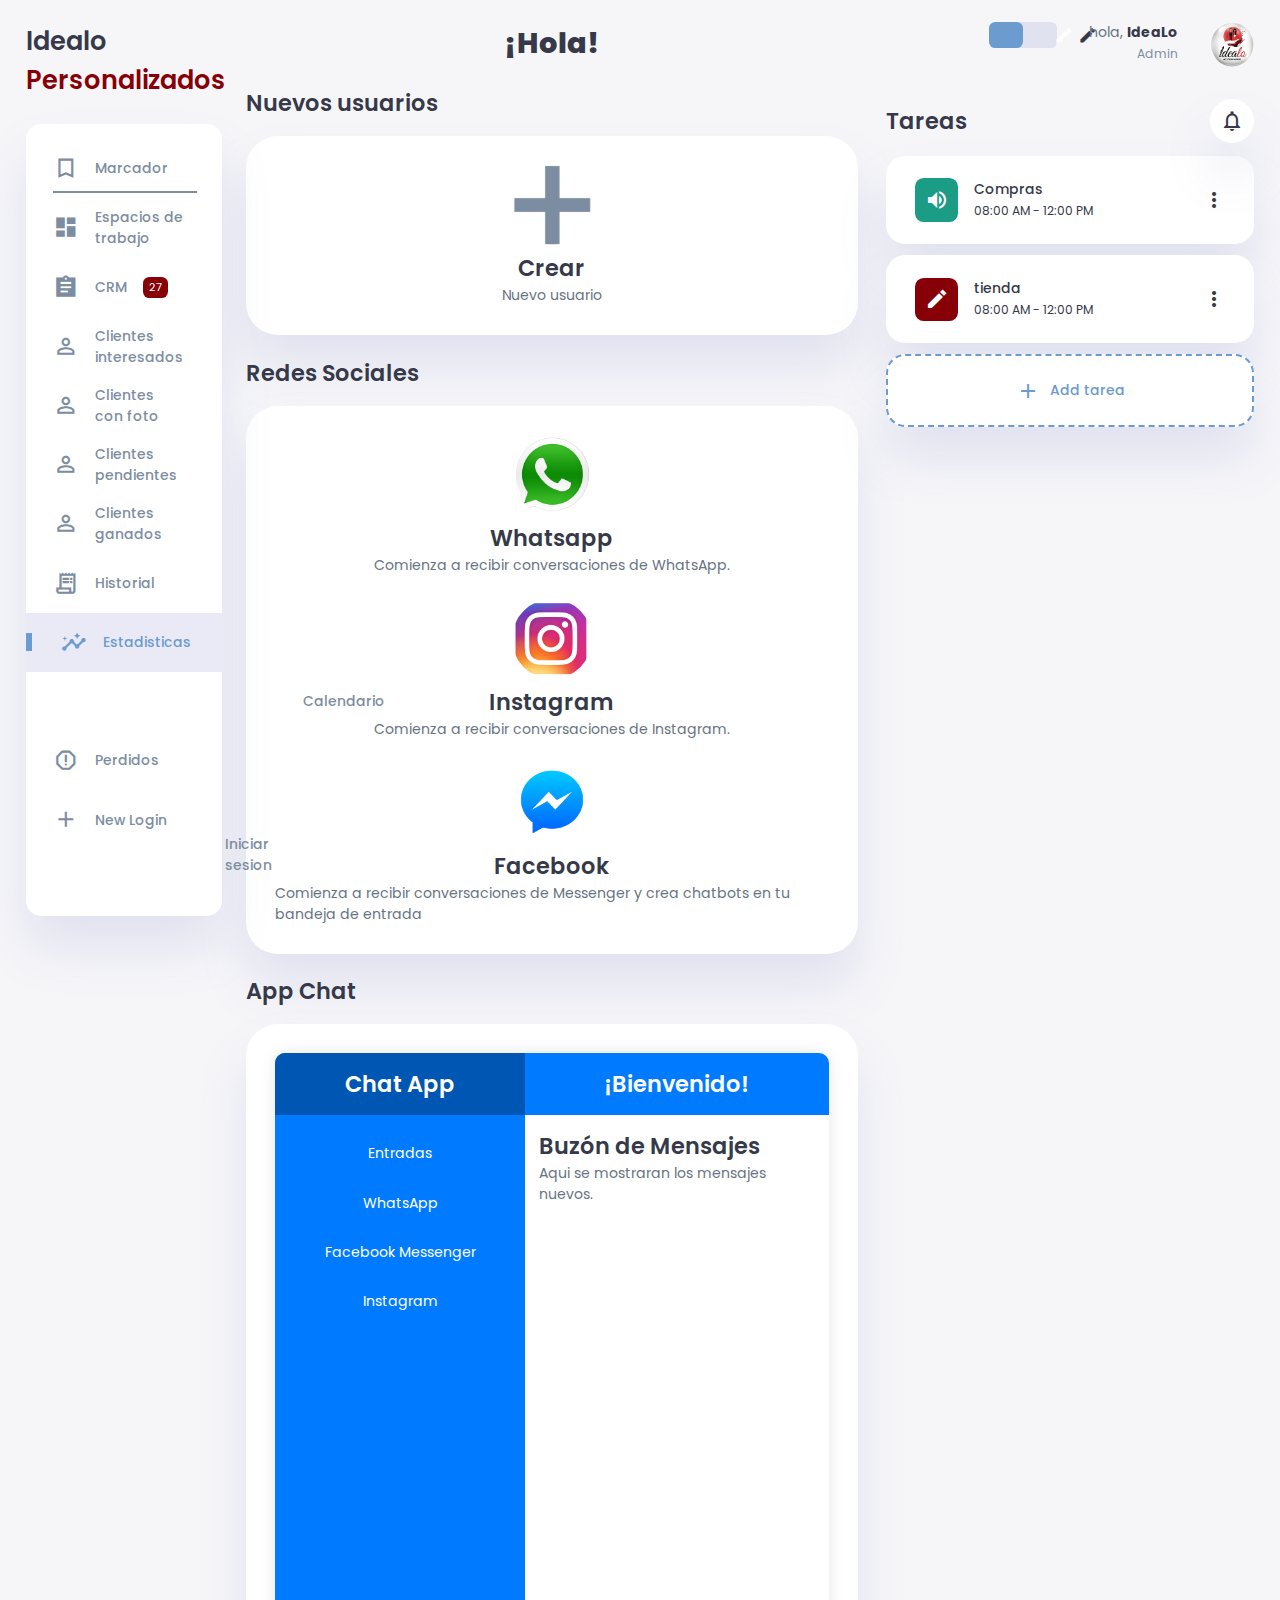
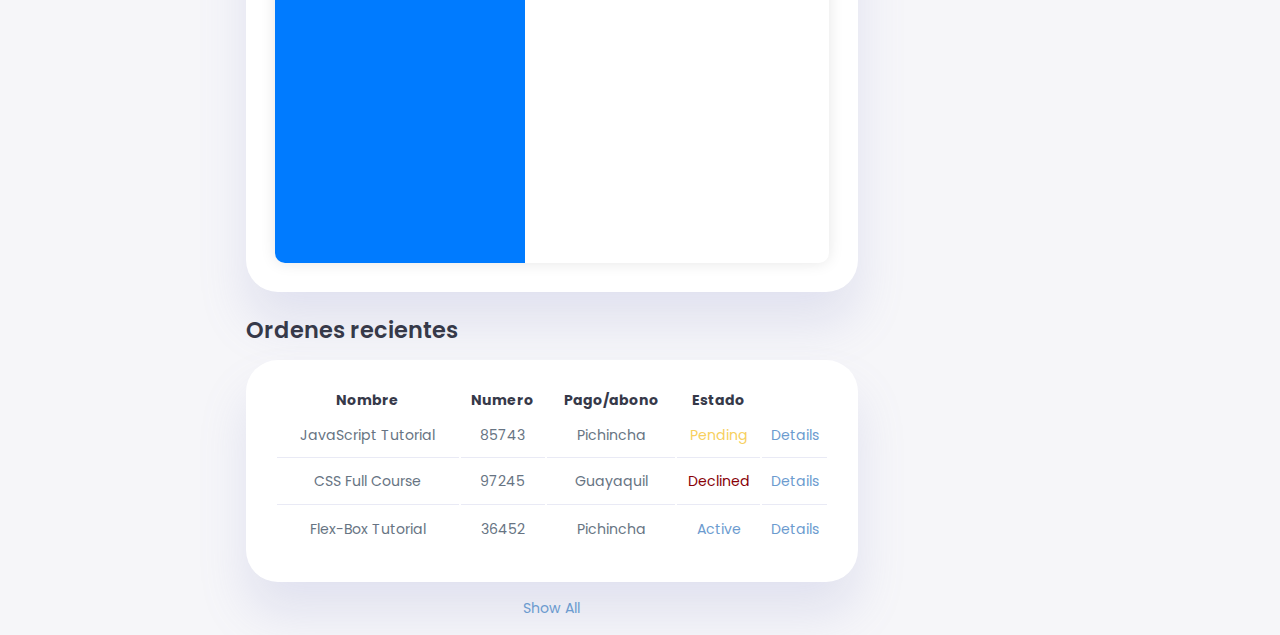
<file: bandeja_de_entrada.html>
<!DOCTYPE html>
<html lang="en">
<head>
    <meta charset="UTF-8">
    <meta name="viewport" content="width=device-width, initial-scale=1.0">
    <link href="https://fonts.googleapis.com/icon?family=Material+Icons+Sharp" rel="stylesheet">
    <link rel="stylesheet" href="assets/css/style.css">
    <link rel="stylesheet" href="assets/css/styles.css">
    <title>Redes Sociales</title>
</head>
<body>
    <div id="fb-root"></div>
    <script async defer crossorigin="anonymous" src="https://connect.facebook.net/en_US/sdk.js#xfbml=1&version=v12.0" nonce="X39XEJHx"></script>
    <div class="container">
                <!-- Sidebar Section -->
                <aside>
                    <div class="toggle">
                        <div class="logo">
        <!--                     <img src="images/logo.png"> -->
                            <h2 style="font-size: 1.6rem;">Idealo<span class="danger"> <br>Personalizados</span></h2>
                        </div>
                        <div class="close" id="close-btn">
                            <span class="material-icons-sharp">
                                close
                            </span>
                        </div>
                    </div>
        
                    <div class="sidebar">
                        <a href="#" class="underline-link">
                            <span class="material-icons-sharp">bookmark_outline</span>
                            <h3>Marcador</h3>
                            <span class="line"></span>
                        </a>
                        
                        <a href="#">
                            <span class="material-icons-sharp">
                                dashboard
                            </span>
                            <h3>Espacios de trabajo</h3>
                        </a>
                        <a href="#" id="gmail-link">
                            <span class="material-icons-sharp">assignment</span>
                            <h3 class="openn">CRM</h3>
                            <span class="message-count">27</span>
                        </a>
                        <a href="#">
                            <span class="material-icons-sharp">
                                person_outline
                            </span>
                            <h3>Clientes interesados</h3>
                        </a>
                        <a href="#">
                            <span class="material-icons-sharp">
                                person_outline
                            </span>
                            <h3>Clientes <br> con foto</h3>
                        </a>
                        <a href="#">
                            <span class="material-icons-sharp">
                                person_outline
                            </span>
                            <h3>Clientes <br> pendientes</h3>
                        </a>
                        <a href="#">
                            <span class="material-icons-sharp">
                                person_outline
                            </span>
                            <h3>Clientes <br> ganados</h3>
                        </a>
                        <a href="#">
                            <span class="material-icons-sharp">
                                receipt_long
                            </span>
                            <h3>Historial</h3>
                        </a>
                        <a href="#" class="active">
                            <span class="material-icons-sharp">
                                insights
                            </span>
                            <h3>Estadisticas</h3>
                        </a>
        
                        
                        <a href="#">
                            <span class="material-icons-sharp">
                                inventory
                            </span>
                            <h3>Calendario</h3>
                        </a>
                        <a href="#">
                            <span class="material-icons-sharp">
                                report_gmailerrorred
                            </span>
                            <h3>Perdidos</h3>
                        </a>
        <!--                 <a href="#">
                            <span class="material-icons-sharp">
                                settings
                            </span>
                            <h3>Configuracion</h3>
                        </a> -->
                        <a href="#">
                            <span class="material-icons-sharp">
                                add
                            </span>
                            <h3>New Login</h3>
                        </a>
                        <a href="#">
                            <span class="material-icons-sharp">
                                logout
                            </span>
                            <h3>Iniciar sesion</h3>
                        </a>
                    </div>
                    <div class="menu underline-link" id="gmail-menu">
                        <!-- Contenido del menú desplegable -->
                        <h2>Funciones rapidas</h2>
                        <a href="#">Contactos</a>
                        <a href="#">Empresas</a>
                        <a href="#">Negocios</a>
                        <a href="#">Tickets</a>
        <!--                 <span style="top: 16.7rem; background-color: black;" class="line"></span> -->
                        <a href="#">Listas</a>
                        <a href="#">Bandeja de entrada</a>
                        <a href="#">Llamadas</a>
                        <a href="#">tareas</a>
                        <!-- Añade más contenido según sea necesario -->
                    </div>
                    
                    <script>
                        // Función para abrir y cerrar el menú
                        function toggleMenu(event) {
                            event.preventDefault();
                            event.stopPropagation();
                            var menu = document.getElementById('gmail-menu');
                            menu.classList.toggle('open');
                        }
                
                        // Añadir evento de click al enlace de Gmail
                        var gmailLink = document.getElementById('gmail-link');
                        gmailLink.addEventListener('click', toggleMenu);
                
                        // Para cerrar el menú al hacer clic fuera de él
                        document.addEventListener('click', function(event) {
                            var menu = document.getElementById('gmail-menu');
                            var link = document.getElementById('gmail-link');
                            if (!menu.contains(event.target) && !link.contains(event.target)) {
                                menu.classList.remove('open');
                            }
                        });
                
                        // Evitar que el clic dentro del menú cierre el menú
                        document.getElementById('gmail-menu').addEventListener('click', function(event) {
                            event.stopPropagation();
                        });
                    </script>
                </aside>
                <!-- End of Sidebar Section -->






                 <!-- Main Content -->
        <main style="margin-top: 1.4rem;">
            <h1 style="display: flex; align-items: center; justify-content: center;">¡Hola!</h1>
            <!-- Analyses -->
            <!-- <div class="analyse">
                <div class="sales">
                    <div class="status">
                        <div class="info">
                            <h3>Total Sales</h3>
                            <h1>$65,024</h1>
                        </div>
                        <div class="progresss">
                            <svg>
                                <circle cx="38" cy="38" r="36"></circle>
                            </svg>
                            <div class="percentage">
                                <p>+81%</p>
                            </div>
                        </div>
                    </div>
                </div>
                <div class="visits">
                    <div class="status">
                        <div class="info">
                            <h3>Site Visit</h3>
                            <h1>24,981</h1>
                        </div>
                        <div class="progresss">
                            <svg>
                                <circle cx="38" cy="38" r="36"></circle>
                            </svg>
                            <div class="percentage">
                                <p>-48%</p>
                            </div>
                        </div>
                    </div>
                </div>
                <div class="searches">
                    <div class="status">
                        <div class="info">
                            <h3>Searches</h3>
                            <h1>14,147</h1>
                        </div>
                        <div class="progresss">
                            <svg>
                                <circle cx="38" cy="38" r="36"></circle>
                            </svg>
                            <div class="percentage">
                                <p>+21%</p>
                            </div>
                        </div>
                    </div>
                </div>
            </div> -->
            <!-- End of Analyses -->

            <!-- New Users Section -->
            <div class="new-users">
                <h2>Nuevos usuarios</h2>
                <div class="user-list">
                    <!-- <div class="user">
                        <img src="images/profile-2.jpg">
                        <h2>Jack</h2>
                        <p>54 Min Ago</p>
                    </div>
                    <div class="user">
                        <img src="images/profile-3.jpg">
                        <h2>Amir</h2>
                        <p>3 Hours Ago</p>
                    </div>
                    <div class="user">
                        <img src="images/profile-4.jpg">
                        <h2>Ember</h2>
                        <p>6 Hours Ago</p>
                    </div> -->
                    <div class="user">
                        <img src="images/plus.png">
                        <h2>Crear</h2>
                        <p>Nuevo usuario</p>
                    </div>
                </div>
            </div>
            <!-- End of New Users Section -->

            <div class="new-users">
                <h2>Redes Sociales</h2>
                <div class="user-list">
                    <div class="user">
                        <a href="#whatsapp"><img src="images/whatsapp.png">
                        <h2>Whatsapp</a></h2>
                        <p>Comienza a recibir conversaciones de WhatsApp.</p>
                    </div>
                    <div class="user">
                        <a href="#instagram"><img src="images/instagram.png">
                        <h2>Instagram</a></h2>
                        <p>Comienza a recibir conversaciones de Instagram.</p>
                    </div>
                    <div class="user">
                        <a href="#facebook"><img src="images/messenger.png">
                        <h2>Facebook</a></h2>
                        <p>Comienza a recibir conversaciones de Messenger y crea chatbots en tu bandeja de entrada</p>
                    </div>
                </div>
            </div>
             <!-- redes -->
             <div class="new-users">
                <h2>App Chat</h2>
                <div class="user-list">
                    <div class="user">
                        <div class="app-container">
                            <aside class="sidebar2">
                                <div class="sidebar-header">
                                    <h2>Chat App</h2>
                                </div>
                                <ul class="nav-menu">
                                    <li class="nav-item" onclick="showSection('home')">Entradas</li>
                                    <li class="nav-item" onclick="showSection('whatsapp')">WhatsApp</li>
                                    <li class="nav-item" onclick="showSection('facebook')">Facebook Messenger</li>
                                    <li class="nav-item" onclick="showSection('instagram')">Instagram</li>
                                </ul>
                            </aside>
                            <main class="main-content">
                                <header class="main-header">
                                    <h2 id="chat-title">¡Bienvenido!</h2>
                                </header>
                                <section id="home" class="chat-section active">
                                    <h2>Buzón de Mensajes</h2>
                                    <p>Aqui se mostraran los mensajes nuevos.</p>
                                </section>
                                <section id="whatsapp" class="chat-section">
                                    <iframe src="https://web.whatsapp.com/" class="chat-frame"></iframe>
                                </section>
                                <section id="facebook" class="chat-section">
                                    <iframe src="https://www.messenger.com/" class="chat-frame"></iframe>
                                </section>
                                <section id="instagram" class="chat-section">
                                    <iframe src="https://www.instagram.com/direct/inbox/" class="chat-frame"></iframe>
                                </section>
                            </main>
                        </div>
                    </div>
                </div>
            </div>
              <!-- end -->

            <!-- Recent Orders Table -->
            <div class="recent-orders">
                <h2>Ordenes recientes</h2>
                <table>
                    <thead>
                        <tr>
                            <th>Nombre</th>
                            <th>Numero</th>
                            <th>Pago/abono</th>
                            <th>Estado</th>
                            <th></th>
                        </tr>
                    </thead>
                    <tbody></tbody>
                </table>
                <a href="#">Show All</a>
            </div>
            <!-- End of Recent Orders -->

        </main>
        <!-- End of Main Content -->

        <!-- Right Section -->
        <div class="right-section">
            <div class="nav">
                <button id="menu-btn">
                    <span class="material-icons-sharp">
                        menu
                    </span>
                </button>
                <div class="dark-mode">
                    <span class="material-icons-sharp active">
                        light_mode
                    </span>
                    <span class="material-icons-sharp">
                        dark_mode
                    </span>
                </div>

                <div class="profile">
                    <div class="info">
                        <p>hola, <b>IdeaLo</b></p>
                        <small class="text-muted">Admin</small>
                    </div>
                    <div class="profile-photo">
                        <img src="images/idealo.jpeg">
                    </div>
                </div>

            </div>
            <!-- End of Nav -->

<!--             <div class="user-profile">
                <div class="logo">
                    <img src="images/logo.png">
                    <h2>AsmrProg</h2>
                    <p>Fullstack Web Developer</p>
                </div>
            </div> -->

            <div class="reminders">
                <div class="header">
                    <h2>Tareas</h2>
                    <span class="material-icons-sharp">
                        notifications_none
                    </span>
                </div>

                <div class="notification">
                    <div class="icon">
                        <span class="material-icons-sharp">
                            volume_up
                        </span>
                    </div>
                    <div class="content">
                        <div class="info">
                            <h3>Compras</h3>
                            <small class="text_muted">
                                08:00 AM - 12:00 PM
                            </small>
                        </div>
                        <span class="material-icons-sharp">
                            more_vert
                        </span>
                    </div>
                </div>

                <div class="notification deactive">
                    <div class="icon">
                        <span class="material-icons-sharp">
                            edit
                        </span>
                    </div>
                    <div class="content">
                        <div class="info">
                            <h3>tienda</h3>
                            <small class="text_muted">
                                08:00 AM - 12:00 PM
                            </small>
                        </div>
                        <span class="material-icons-sharp">
                            more_vert
                        </span>
                    </div>
                </div>

                <div class="notification add-reminder">
                    <div>
                        <span class="material-icons-sharp">
                            add
                        </span>
                        <h3>Add tarea</h3>
                    </div>
                </div>

            </div>

        </div>



    </div>
    <script src="script.js"></script>
    <script src="orders.js"></script>
    <script src="index.js"></script>
</body>
</html>
</file>
<file: assets/css/style.css>
@import url('https://fonts.googleapis.com/css2?family=Poppins:wght@300;400;500;600;700;800&display=swap');

:root{
    --color-primary: #6C9BCF;
    --color-danger: #880007;
    --color-success: #1B9C85;
    --color-warning: #F7D060;
    --color-white: #fff;
    --color-info-dark: #7d8da1;
    --color-dark: #363949;
    --color-light: rgba(132, 139, 200, 0.18);
    --color-dark-variant: #677483;
    --color-background: #f6f6f9;

    --card-border-radius: 2rem;
    --border-radius-1: 0.4rem;
    --border-radius-2: 1.2rem;

    --card-padding: 1.8rem;
    --padding-1: 1.2rem;

    --box-shadow: 0 2rem 3rem var(--color-light);
}

.dark-mode-variables{
    --color-background: #181a1e;
    --color-white: #202528;
    --color-dark: #edeffd;
    --color-dark-variant: #a3bdcc;
    --color-light: rgba(0, 0, 0, 0.4);
    --box-shadow: 0 2rem 3rem var(--color-light);
}

*{
    margin: 0;
    padding: 0;
    outline: 0;
    appearance: 0;
    border: 0;
    text-decoration: none;
    box-sizing: border-box;
}

html{
    font-size: 16px;
}

body{
    width: 100vw;
    height: 100vh;
    font-family: 'Poppins', sans-serif;
    font-size: 0.88rem;
    user-select: none;
    overflow-x: hidden;
    color: var(--color-dark);
    background-color: var(--color-background);
}

a{
    color: var(--color-dark);
}

img{
    display: block;
    width: 100%;
    object-fit: cover;
}

h1{
    font-weight: 800;
    font-size: 1.8rem;
}

h2{
    font-weight: 600;
    font-size: 1.4rem;
}

h3{
    font-weight: 500;
    font-size: 0.87rem;
}

small{
    font-size: 0.76rem;
}

p{
    color: var(--color-dark-variant);
}

b{
    color: var(--color-dark);
}

.text-muted{
    color: var(--color-info-dark);
}

.primary{
    color: var(--color-primary);
}

.danger{
    color: var(--color-danger);
}

.success{
    color: var(--color-success);
}

.warning{
    color: var(--color-warning);
}

.container{
    display: grid;
    width: 96%;
    margin: 0 auto;
    gap: 1.8rem;
    grid-template-columns: 12rem auto 23rem;
}

aside{
    height: 100vh;
}

aside .toggle{
    display: flex;
    align-items: center;
    justify-content: space-between;
    margin-top: 1.4rem;
}

aside .toggle .logo{
    display: flex;
    gap: 0.5rem;
}

aside .toggle .logo img{
    width: 2rem;
    height: 2rem;
}

aside .toggle .close{
    padding-right: 1rem;
    display: none;
}

aside .sidebar{
    padding-top: 15px;
    display: flex;
    flex-direction: column;
    background-color: var(--color-white);
    box-shadow: var(--box-shadow);
    border-radius: 15px;
    height: 88vh;
    width: 12.3rem;
    position: relative;
    top: 1.5rem;
    transition: all 0.3s ease;
}

aside .sidebar:hover{
    box-shadow: none;
}

aside .sidebar a{
    display: flex;
    align-items: center;
    color: var(--color-info-dark);
    height: 3.7rem;
    gap: 1rem;
    position: relative;
    margin-left: 1.7rem;
    transition: all 0.3s ease;
}

aside .sidebar a span{
    font-size: 1.6rem;
    transition: all 0.3s ease;
}

aside .sidebar a:last-child{
    position: absolute;
    bottom: 2rem;
    width: 100%;
}

aside .sidebar a.active{
    width: 100%;
    color: var(--color-primary);
    background-color: var(--color-light);
    margin-left: 0;
}

aside .sidebar a.active::before{
    content: '';
    width: 6px;
    height: 18px;
    background-color: var(--color-primary);
}

aside .sidebar a.active span{
    color: var(--color-primary);
    margin-left: calc(1rem - 3px);
}

aside .sidebar a:hover{
    color: var(--color-primary);
}

aside .sidebar a:hover span{
    margin-left: 0.6rem;
}

aside .sidebar .message-count{
    background-color: var(--color-danger);
    padding: 2px 6px;
    color: var(--color-white);
    font-size: 11px;
    border-radius: var(--border-radius-1);
}
.underline-link {
    display: inline-block;
    text-align: center;
    text-decoration: none;
    color: inherit; /* Mantiene el color del texto del enlace */
}

.underline-link .material-icons-sharp,
.underline-link h3 {
    display: block; /* Asegura que el ícono y la palabra estén en líneas separadas */
    margin: 0; /* Elimina márgenes predeterminados */
}

.underline-link .line {
    display: block;
    position: absolute;
    bottom: 6px;
    margin-top: 0px;
    height: 2px;
    background-color: rgb(125 141 161);
    width: 85%;

}

/* menu */
.menu {
    display: none; /* Oculto por defecto */
    position: fixed;
    left: 250px; /* Ajusta esto según la posición de tu sidebar */
    top: 120px;
    width: 300px;
    height: 100vh;
    background-color: #f0f0f0;
    box-shadow: 0 0 10px rgba(0, 0, 0, 0.1);
    padding: 20px;
    opacity: 0; /* Inicialmente invisible */
    transform: translateY(-20px); /* Mueve el menú hacia arriba */
    transition: opacity 0.3s ease, transform 0.3s ease; /* Transición suave */
    z-index: 9999;
}
.menu a{
    display: flex;
    flex-direction: column;
    margin: 20px 0 0 10px;
    align-items: start;

}
.menu a:hover{
    color: #880007;
}
.menu h2{display: flex; align-items: center; justify-content: center; font-size: 1.7rem; margin-bottom: 50px;}
.menu.open {
    display: block;
    opacity: 1; /* Visible */
    transform: translateY(0); /* Mueve el menú a su posición original */
}
/* end */

/* main{
    margin-top: 1.4rem;
} */

main .analyse{
    display: grid;
    grid-template-columns: repeat(3, 1fr);
    gap: 1.6rem;
}

main .analyse > div{
    background-color: var(--color-white);
    padding: var(--card-padding);
    border-radius: var(--card-border-radius);
    margin-top: 1rem;
    box-shadow: var(--box-shadow);
    cursor: pointer;
    transition: all 0.3s ease;
}

main .analyse > div:hover{
    box-shadow: none;
}

main .analyse > div .status{
    display: flex;
    align-items: center;
    justify-content: space-between;
}

main .analyse h3{
    margin-left: 0.6rem;
    font-size: 1rem;
}

main .analyse .progresss{
    position: relative;
    width: 92px;
    height: 92px;
    border-radius: 50%;
}

main .analyse svg{
    width: 7rem;
    height: 7rem;
}

main .analyse svg circle{
    fill: none;
    stroke-width: 10;
    stroke-linecap: round;
    transform: translate(5px, 5px);
}

main .analyse .sales svg circle{
    stroke: var(--color-success);
    stroke-dashoffset: -30;
    stroke-dasharray: 200;
}

main .analyse .visits svg circle{
    stroke: var(--color-danger);
    stroke-dashoffset: -30;
    stroke-dasharray: 200;
}

main .analyse .searches svg circle{
    stroke: var(--color-primary);
    stroke-dashoffset: -30;
    stroke-dasharray: 200;
}

main .analyse .progresss .percentage{
    position: absolute;
    top: -3px;
    left: -1px;
    display: flex;
    align-items: center;
    justify-content: center;
    height: 100%;
    width: 100%;
}

main .new-users{
    margin-top: 1.3rem;
}

main .new-users .user-list{
    background-color: var(--color-white);
    padding: var(--card-padding);
    border-radius: var(--card-border-radius);
    margin-top: 1rem;
    box-shadow: var(--box-shadow);
    display: flex;
    justify-content: space-around;
    flex-wrap: wrap;
    gap: 1.4rem;
    cursor: pointer;
    transition: all 0.3s ease;
}

main .new-users .user-list:hover{
    box-shadow: none;
}

main .new-users .user-list .user{
    width: 100%;
    display: flex;
    flex-direction: column;
    align-items: center;
    justify-content: center;
}

main .new-users .user-list .user img{
    width: 5rem;
    height: 5rem;
    margin-bottom: 0.4rem;
    border-radius: 50%;
}

main .recent-orders{
    margin-top: 1.3rem;
}

main .recent-orders h2{
    margin-bottom: 0.8rem;
}

main .recent-orders table{
    background-color: var(--color-white);
    width: 100%;
    padding: var(--card-padding);
    text-align: center;
    box-shadow: var(--box-shadow);
    border-radius: var(--card-border-radius);
    transition: all 0.3s ease;
}

main .recent-orders table:hover{
    box-shadow: none;
}

main table tbody td{
    height: 2.8rem;
    border-bottom: 1px solid var(--color-light);
    color: var(--color-dark-variant);
}

main table tbody tr:last-child td{
    border: none;
}

main .recent-orders a{
    text-align: center;
    display: block;
    margin: 1rem auto;
    color: var(--color-primary);
}

.right-section{
    margin-top: 1.4rem;
}

.right-section .nav{
    display: flex;
    justify-content: end;
    gap: 2rem;
}

.right-section .nav button{
    display: none;
}

.right-section .dark-mode{
    background-color: var(--color-light);
    display: flex;
    justify-content: space-between;
    align-items: center;
    height: 1.6rem;
    width: 4.2rem;
    cursor: pointer;
    border-radius: var(--border-radius-1);
}

.right-section .dark-mode span{
    font-size: 1.2rem;
    width: 50%;
    height: 100%;
    display: flex;
    align-items: center;
    justify-content: center;
}

.right-section .dark-mode span.active{
    background-color: var(--color-primary);
    color: white;
    border-radius: var(--border-radius-1);
}

.right-section .nav .profile{
    display: flex;
    gap: 2rem;
    text-align: right;
}

.right-section .nav .profile .profile-photo{
    width: 2.8rem;
    height: 2.8rem;
    border-radius: 50%;
    overflow: hidden;
}

.right-section .user-profile{
    display: flex;
    justify-content: center;
    text-align: center;
    margin-top: 1rem;
    background-color: var(--color-white);
    padding: var(--card-padding);
    border-radius: var(--card-border-radius);
    box-shadow: var(--box-shadow);
    cursor: pointer;
    transition: all 0.3s ease;
}

.right-section .user-profile:hover{
    box-shadow: none;
}

.right-section .user-profile img{
    width: 11rem;
    height: auto;
    margin-bottom: 0.8rem;
    border-radius: 50%;
}

.right-section .user-profile h2{
    margin-bottom: 0.2rem;
}

.right-section .reminders{
    margin-top: 2rem;
}

.right-section .reminders .header{
    display: flex;
    align-items: center;
    justify-content: space-between;
    margin-bottom: 0.8rem;
}

.right-section .reminders .header span{
    padding: 10px;
    box-shadow: var(--box-shadow);
    background-color: var(--color-white);
    border-radius: 50%;
}

.right-section .reminders .notification{
    background-color: var(--color-white);
    display: flex;
    align-items: center;
    gap: 1rem;
    margin-bottom: 0.7rem;
    padding: 1.4rem var(--card-padding);
    border-radius: var(--border-radius-2);
    box-shadow: var(--box-shadow);
    cursor: pointer;
    transition: all 0.3s ease;
}

.right-section .reminders .notification:hover{
    box-shadow: none;
}

.right-section .reminders .notification .content{
    display: flex;
    justify-content: space-between;
    align-items: center;
    margin: 0;
    width: 100%;
}

.right-section .reminders .notification .icon{
    padding: 0.6rem;
    color: var(--color-white);
    background-color: var(--color-success);
    border-radius: 20%;
    display: flex;
}

.right-section .reminders .notification.deactive .icon{
    background-color: var(--color-danger);
}

.right-section .reminders .add-reminder{
    background-color: var(--color-white);
    border: 2px dashed var(--color-primary);
    color: var(--color-primary);
    display: flex;
    align-items: center;
    justify-content: center;
    cursor: pointer;
}

.right-section .reminders .add-reminder:hover{
    background-color: var(--color-primary);
    color: white;
}

.right-section .reminders .add-reminder div{
    display: flex;
    align-items: center;
    gap: 0.6rem;
}

@media screen and (max-width: 1200px) {
    .container{
        width: 95%;
        grid-template-columns: 7rem auto 23rem;
    }

    aside .logo h2{
        display: none;
    }

    aside .sidebar h3{
        display: none;
    }

    aside .sidebar a{
        width: 5.6rem;
    }

    aside .sidebar a:last-child{
        position: relative;
        margin-top: 1.8rem;
    }

    main .analyse{
        grid-template-columns: 1fr;
        gap: 0;
    }

    main .new-users .user-list .user{
        flex-basis: 40%;
    }

    main .recent-orders {
        width: 94%;
        position: absolute;
        left: 50%;
        transform: translateX(-50%);
        margin: 2rem 0 0 0.8rem;
    }

    main .recent-orders table{
        width: 83vw;
    }

    main table thead tr th:last-child,
    main table thead tr th:first-child{
        display: none;
    }

    main table tbody tr td:last-child,
    main table tbody tr td:first-child{
        display: none;
    }

}

@media screen and (max-width: 768px) {
    .container{
        width: 100%;
        grid-template-columns: 1fr;
        padding: 0 var(--padding-1);
    }

    aside{
        position: fixed;
        background-color: var(--color-white);
        width: 15rem;
        z-index: 3;
        box-shadow: 1rem 3rem 4rem var(--color-light);
        height: 100vh;
        left: -100%;
        display: none;
        animation: showMenu 0.4s ease forwards;
    }

    @keyframes showMenu {
       to{
        left: 0;
       } 
    }

    aside .logo{
        margin-left: 1rem;
    }

    aside .logo h2{
        display: inline;
    }

    aside .sidebar h3{
        display: inline;
    }

    aside .sidebar a{
        width: 100%;
        height: 3.4rem;
    }

    aside .sidebar a:last-child{
        position: absolute;
        bottom: 5rem;
    }

    aside .toggle .close{
        display: inline-block;
        cursor: pointer;
    }

    main{
        margin-top: 8rem;
        padding: 0 1rem;
    }

    main .new-users .user-list .user{
        flex-basis: 35%;
    }

    main .recent-orders{
        position: relative;
        margin: 3rem 0 0 0;
        width: 100%;
    }

    main .recent-orders table{
        width: 100%;
        margin: 0;
    }

    .right-section{
        width: 94%;
        margin: 0 auto 4rem;
    }

    .right-section .nav{
        position: fixed;
        top: 0;
        left: 0;
        align-items: center;
        background-color: var(--color-white);
        padding: 0 var(--padding-1);
        height: 4.6rem;
        width: 100%;
        z-index: 2;
        box-shadow: 0 1rem 1rem var(--color-light);
        margin: 0;
    }

    .right-section .nav .dark-mode{
        width: 4.4rem;
        position: absolute;
        left: 66%;
    }

    .right-section .profile .info{
        display: none;
    }

    .right-section .nav button{
        display: inline-block;
        background-color: transparent;
        cursor: pointer;
        color: var(--color-dark);
        position: absolute;
        left: 1rem;
    }

    .right-section .nav button span{
        font-size: 2rem;
    }

}
</file>
<file: assets/css/styles.css>
* {
    margin: 0;
    padding: 0;
    box-sizing: border-box;
}

/* body {
    font-family: Arial, sans-serif;
    background-color: #f4f4f4;
    height: 100vh;
    display: flex;
    justify-content: center;
    align-items: center;
} */

.app-container {
    display: flex;
    width: 100%;
    max-width: 1200px;
    height: 90vh;
    background-color: #fff;
    box-shadow: 0 0 15px rgba(0, 0, 0, 0.1);
    border-radius: 10px;
    overflow: hidden;
}

.sidebar2 {
    width: 250px;
    background-color: #007bff;
    color: #fff;
    display: flex;
    flex-direction: column;
    align-items: center;
}

.sidebar-header {
    padding: 1em;
    background-color: #0056b3;
    width: 100%;
    text-align: center;
}

.nav-menu {
    list-style: none;
    width: 100%;
    padding: 1em 0;
}

.nav-item {
    padding: 1em;
    width: 100%;
    text-align: center;
    cursor: pointer;
    transition: background-color 0.3s;
}

.nav-item:hover {
    background-color: #0056b3;
}

.main-content {
    flex: 1;
    display: flex;
    flex-direction: column;
}

.main-header {
    padding: 1em;
    background-color: #007bff;
    color: #fff;
    text-align: center;
}

.chat-section {
    display: none;
    flex: 1;
    overflow: auto;
    padding: 1em;
}

.chat-section.active {
    display: block;
}

.chat-frame {
    width: 100%;
    height: calc(100% - 2em);
    border: none;
    border-radius: 10px;
}
</file>
